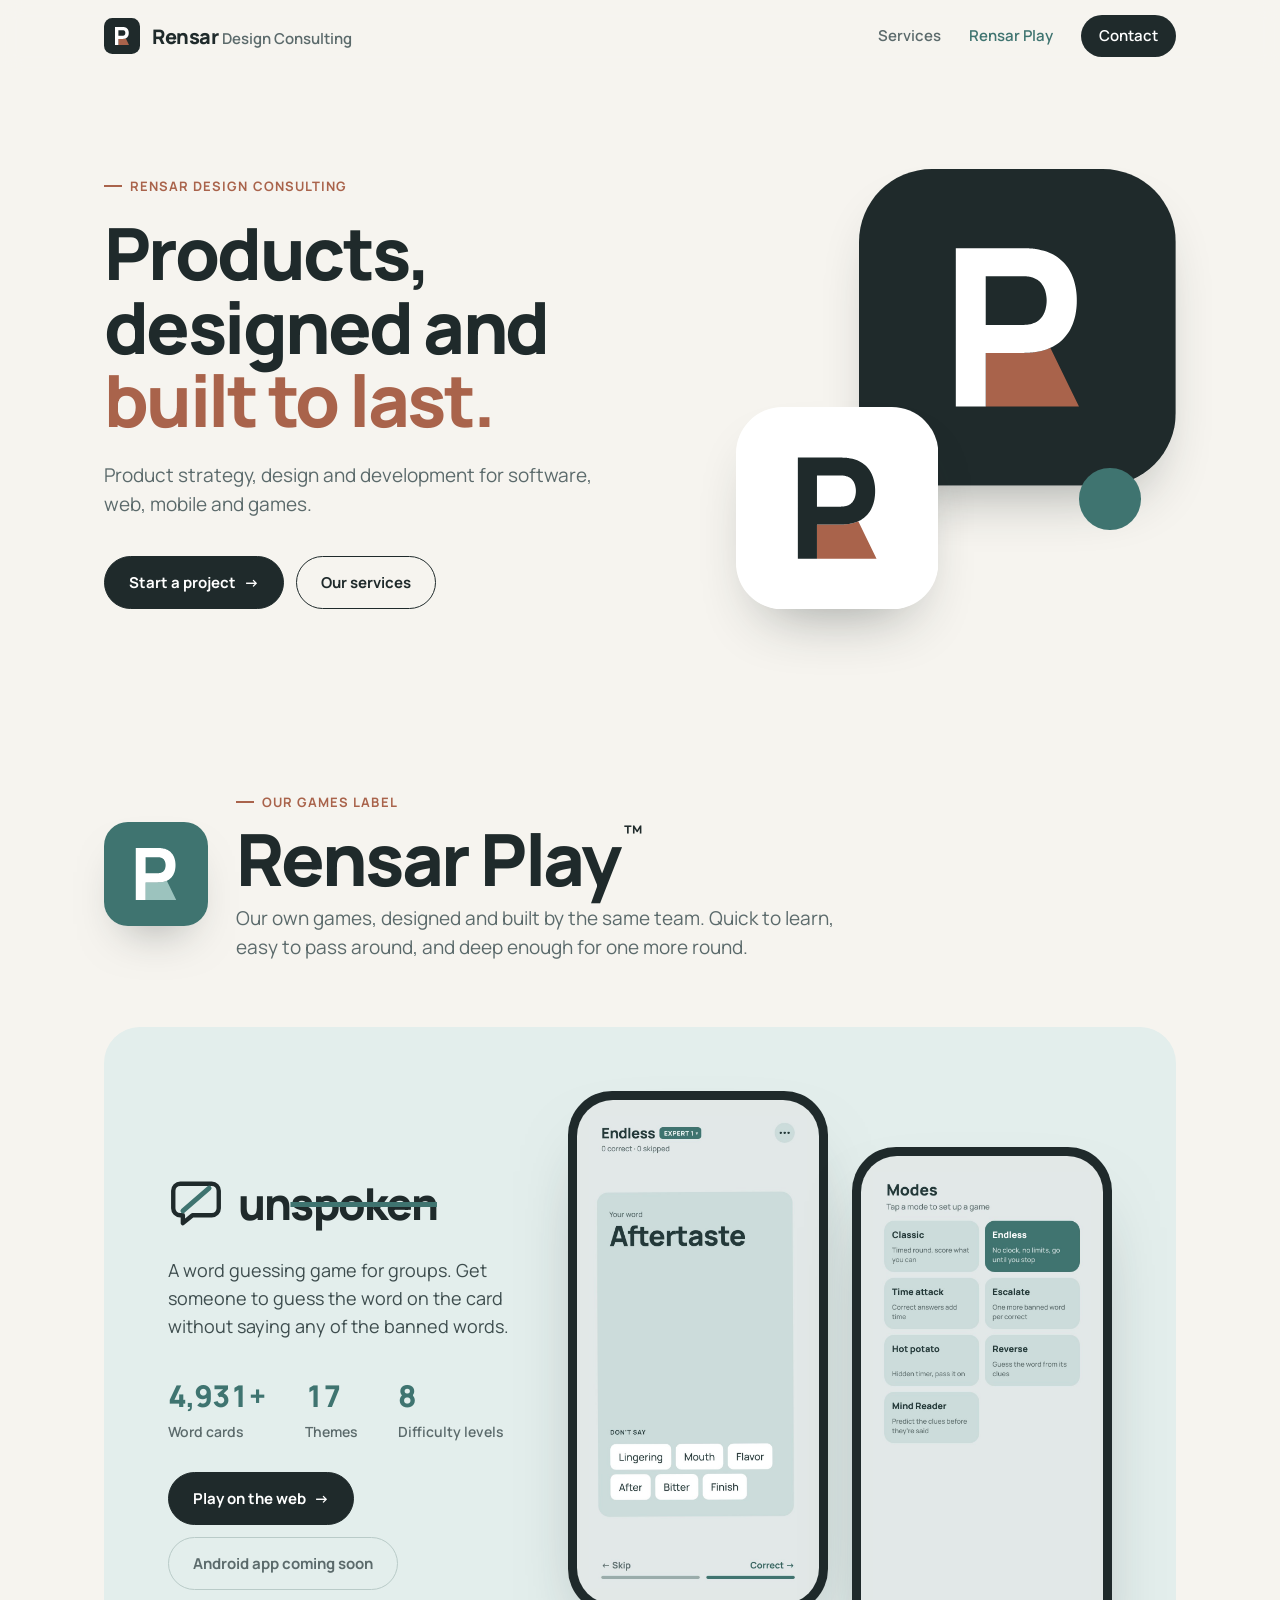
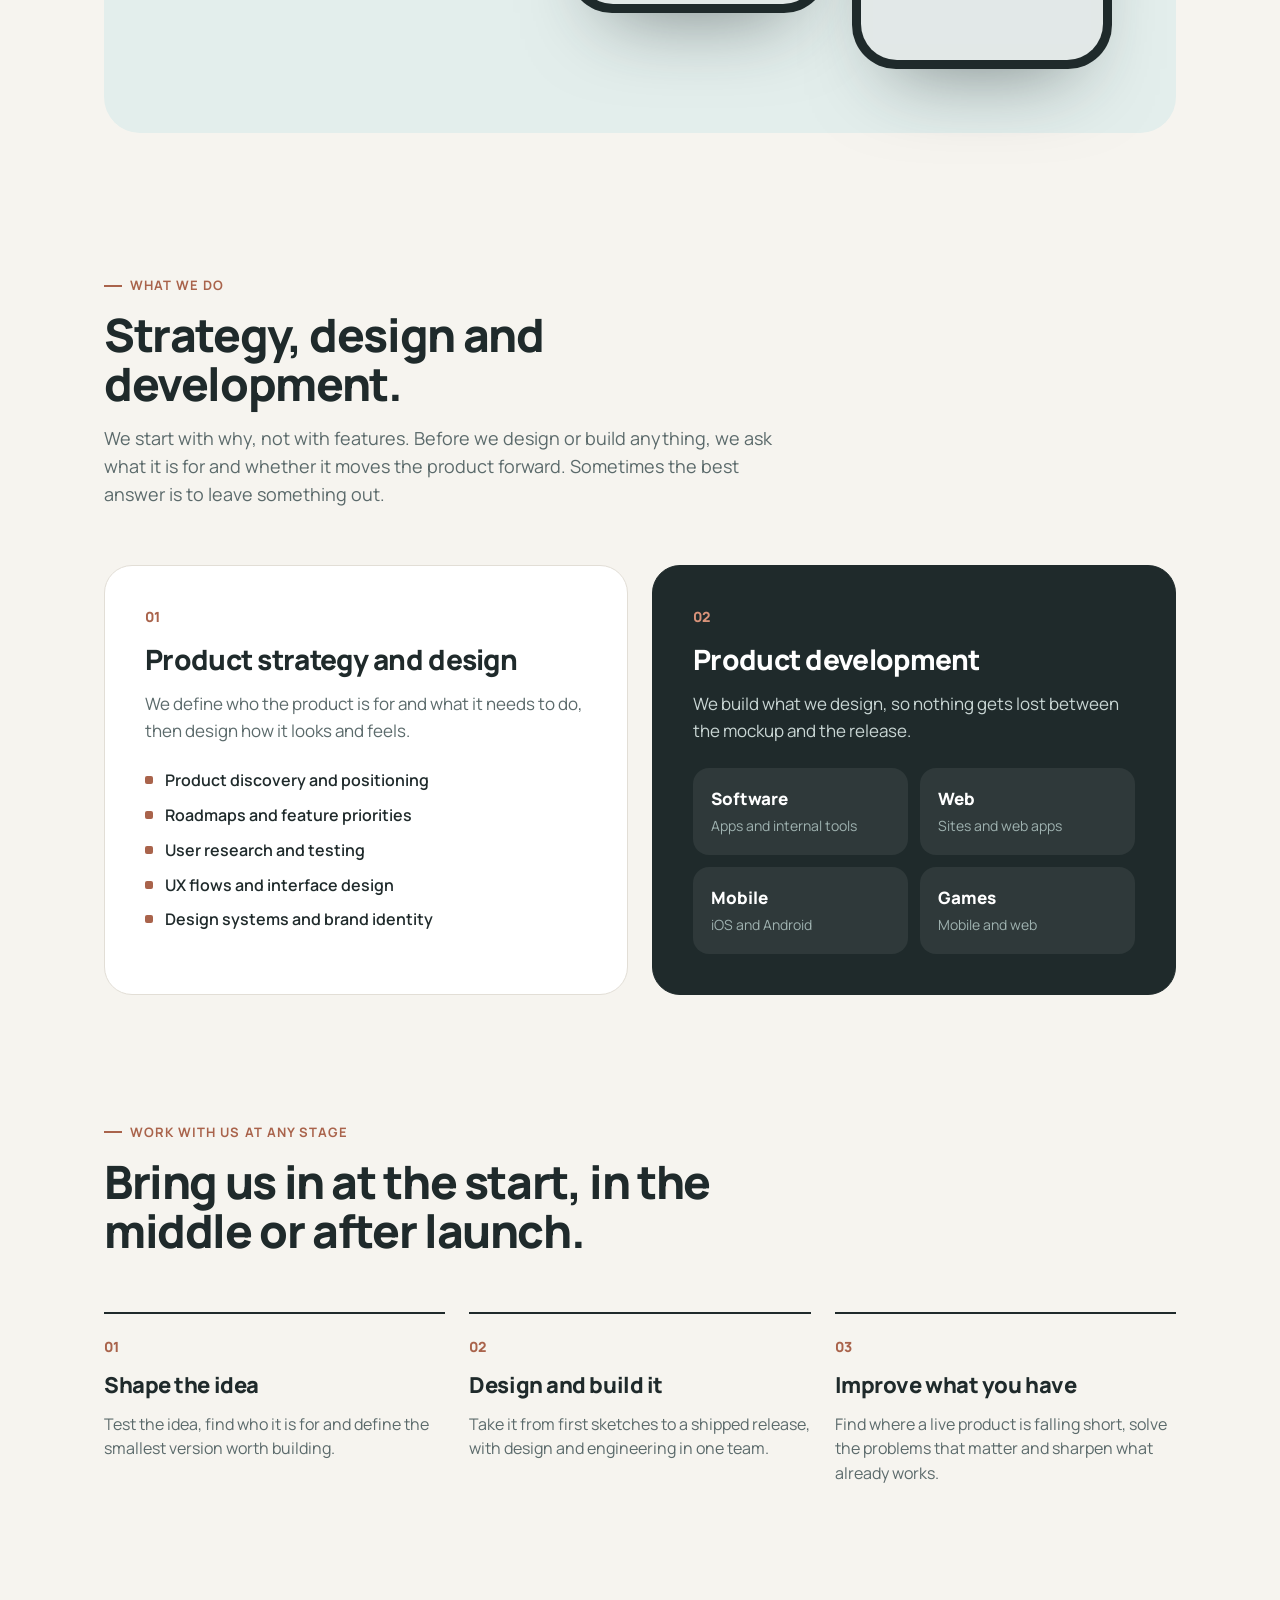
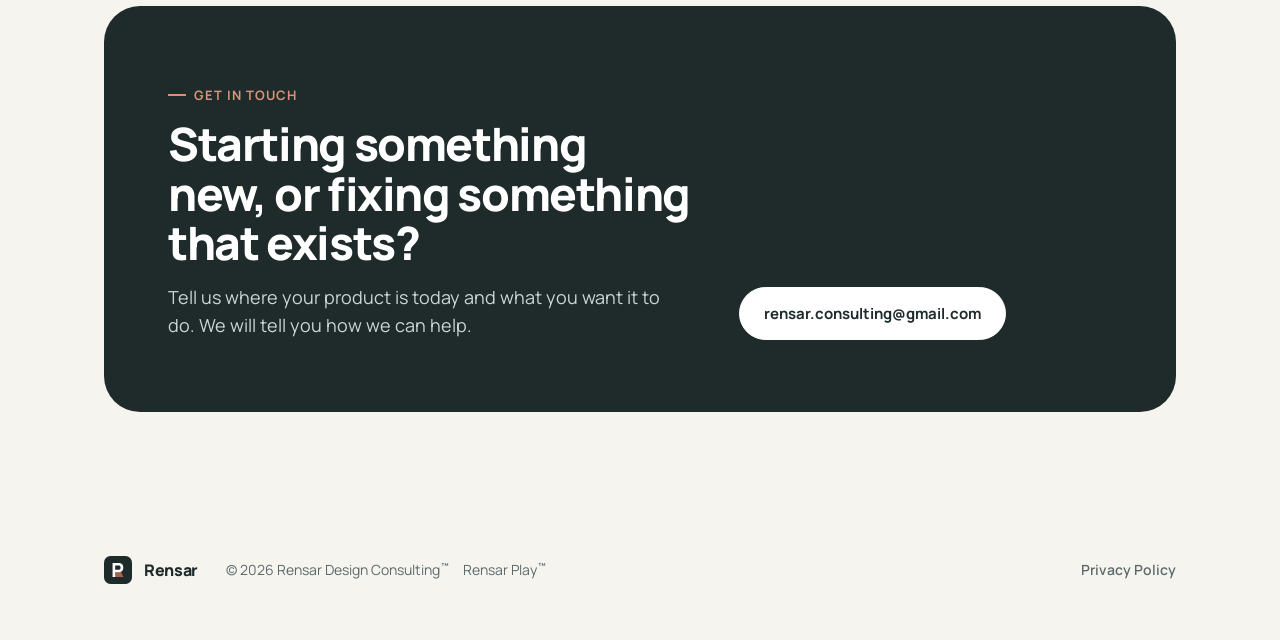
<file: index.html>
<!doctype html>
<html lang="en">
<head>
<!-- Google tag (gtag.js) -->
<script async src="https://www.googletagmanager.com/gtag/js?id=G-88QGJGL4W3"></script>
<script>
  window.dataLayer = window.dataLayer || [];
  function gtag(){dataLayer.push(arguments);}
  gtag('js', new Date());

  gtag('config', 'G-88QGJGL4W3');
</script>
<meta charset="utf-8">
<meta name="viewport" content="width=device-width, initial-scale=1">
<title>Rensar Design Consulting</title>
<meta name="description" content="Product strategy, design and development for software, web, mobile and games.">
<meta name="google-site-verification" content="vryjeWUcmOsj8z5AJ62IvDRwyoW50FepLjHbi1PygwI" />
<link rel="preconnect" href="https://fonts.googleapis.com">
<link rel="preconnect" href="https://fonts.gstatic.com" crossorigin>
<link href="https://fonts.googleapis.com/css2?family=Manrope:wght@400;500;600;700;800&display=swap" rel="stylesheet">
<link rel="icon" href="img/favicon.svg" type="image/svg+xml">
<link rel="stylesheet" href="styles.css">
</head>
<body class="">
<svg width="0" height="0" style="position:absolute" aria-hidden="true">
  <defs>
    <path id="r-wedge" d="M69.44 75.00 L40.00 75.00 L40.00 58.06 L51.67 58.06 L51.81 58.05 L51.97 58.05 L52.13 58.05 L52.31 58.04 L52.50 58.04 L52.70 58.03 L52.91 58.02 L53.13 58.01 L53.37 58.00 L53.61 57.99 L53.86 57.97 L54.10 57.96 L54.34 57.94 L54.57 57.92 L54.79 57.90 L55.01 57.88 L55.22 57.85 L55.43 57.83 L55.64 57.80 L55.83 57.78 L56.71 57.62 L57.55 57.44 L58.36 57.22 L59.14 56.97 L59.88 56.69 L60.34 56.50 L60.42 56.50 L69.44 75.00 Z"/>
    <path id="r-p" d="M30.56 25.00 L51.67 25.00 L51.82 25.00 L51.98 25.00 L52.15 25.00 L52.33 25.01 L52.52 25.01 L52.72 25.02 L52.93 25.03 L53.16 25.03 L53.39 25.04 L53.63 25.05 L53.87 25.06 L54.11 25.08 L54.34 25.09 L54.57 25.11 L54.80 25.13 L55.01 25.16 L55.23 25.18 L55.43 25.21 L55.64 25.24 L55.83 25.28 L56.71 25.43 L57.56 25.62 L58.38 25.84 L59.16 26.08 L59.91 26.36 L60.63 26.67 L61.31 27.02 L61.97 27.39 L62.59 27.79 L63.18 28.23 L63.73 28.69 L64.26 29.18 L64.76 29.69 L65.23 30.22 L65.66 30.78 L66.07 31.36 L66.45 31.96 L66.79 32.58 L67.11 33.23 L67.40 33.91 L67.65 34.60 L67.88 35.31 L68.09 36.03 L68.26 36.77 L68.41 37.52 L68.53 38.29 L68.63 39.08 L68.70 39.88 L68.74 40.70 L68.75 41.53 L68.74 42.36 L68.70 43.18 L68.63 43.98 L68.53 44.76 L68.41 45.53 L68.26 46.29 L68.08 47.03 L67.87 47.75 L67.64 48.46 L67.38 49.15 L67.09 49.82 L66.77 50.47 L66.42 51.10 L66.04 51.70 L65.63 52.28 L65.20 52.83 L64.73 53.37 L64.23 53.88 L63.70 54.36 L63.14 54.83 L62.55 55.26 L61.93 55.67 L61.28 56.04 L60.60 56.38 L59.88 56.69 L59.14 56.97 L58.36 57.22 L57.55 57.44 L56.71 57.62 L55.83 57.78 L55.64 57.80 L55.43 57.83 L55.22 57.85 L55.01 57.88 L54.79 57.90 L54.57 57.92 L54.34 57.94 L54.10 57.96 L53.86 57.97 L53.61 57.99 L53.37 58.00 L53.13 58.01 L52.91 58.02 L52.70 58.03 L52.50 58.04 L52.31 58.04 L52.13 58.05 L51.97 58.05 L51.81 58.05 L51.67 58.06 L40.00 58.06 L40.00 75.00 L30.56 75.00 L30.56 25.00 Z M51.25 49.24 L51.40 49.24 L51.55 49.23 L51.70 49.23 L51.86 49.23 L52.01 49.22 L52.17 49.21 L52.34 49.20 L52.51 49.19 L52.67 49.18 L52.85 49.17 L53.02 49.15 L53.19 49.13 L53.36 49.11 L53.52 49.09 L53.68 49.06 L53.84 49.03 L53.99 49.00 L54.15 48.97 L54.30 48.93 L54.44 48.89 L54.82 48.78 L55.17 48.65 L55.51 48.51 L55.83 48.36 L56.14 48.19 L56.42 48.01 L56.69 47.81 L56.94 47.60 L57.18 47.37 L57.40 47.14 L57.60 46.89 L57.79 46.63 L57.96 46.37 L58.13 46.10 L58.28 45.83 L58.41 45.56 L58.54 45.27 L58.65 44.99 L58.75 44.69 L58.84 44.39 L58.91 44.09 L58.98 43.79 L59.04 43.50 L59.09 43.21 L59.14 42.92 L59.17 42.64 L59.20 42.35 L59.22 42.08 L59.23 41.80 L59.24 41.53 L59.23 41.26 L59.22 40.98 L59.20 40.70 L59.17 40.42 L59.14 40.13 L59.09 39.85 L59.04 39.56 L58.98 39.26 L58.91 38.96 L58.84 38.66 L58.75 38.36 L58.65 38.07 L58.54 37.78 L58.41 37.50 L58.28 37.22 L58.13 36.95 L57.96 36.68 L57.79 36.42 L57.60 36.17 L57.40 35.92 L57.18 35.68 L56.94 35.46 L56.69 35.24 L56.42 35.05 L56.14 34.87 L55.83 34.70 L55.51 34.54 L55.17 34.40 L54.82 34.28 L54.44 34.17 L54.30 34.13 L54.15 34.09 L53.99 34.05 L53.84 34.02 L53.68 33.99 L53.52 33.97 L53.36 33.94 L53.19 33.92 L53.02 33.90 L52.85 33.89 L52.67 33.88 L52.51 33.86 L52.34 33.85 L52.17 33.84 L52.01 33.84 L51.86 33.83 L51.70 33.83 L51.55 33.82 L51.40 33.82 L51.25 33.82 L40.00 33.82 L40.00 49.24 L51.25 49.24 Z" fill-rule="evenodd"/>
    <symbol id="tile-teal" viewBox="0 0 100 100"><rect width="100" height="100" rx="23" fill="#3F7470"/><use href="#r-wedge" fill="#9CC3BE"/><use href="#r-p" fill="#fff"/></symbol>
    <symbol id="tile-ink-clay" viewBox="0 0 100 100"><rect width="100" height="100" rx="23" fill="#1F2A2B"/><use href="#r-wedge" fill="#A9634B"/><use href="#r-p" fill="#fff"/></symbol>
    <symbol id="tile-paper-clay" viewBox="0 0 100 100"><rect width="100" height="100" rx="23" fill="#FFFFFF"/><use href="#r-wedge" fill="#A9634B"/><use href="#r-p" fill="#1F2A2B"/></symbol>
    <symbol id="bubble" viewBox="0 0 64 64">
      <path d="M14 10h36a8 8 0 0 1 8 8v20a8 8 0 0 1-8 8H28l-11 9v-9h-3a8 8 0 0 1-8-8V18a8 8 0 0 1 8-8z" fill="none" stroke="#1F2A2B" stroke-width="5" stroke-linejoin="round"/>
      <path d="M17 41 L47 15" stroke="#3F7470" stroke-width="5.5" stroke-linecap="round"/>
    </symbol>
  </defs>
</svg>
<header class="nav">
  <div class="wrap">
    <a class="brand" href="index.html" aria-label="Rensar Design Consulting home">
      <svg><use href="#tile-ink-clay"/></svg><span>Rensar <small>Design Consulting</small></span>
    </a>
    <nav>
      <a class="hide-sm" href="index.html#services">Services</a>
      <a class="play-link" href="index.html#play">Rensar Play</a>
      <a class="btn-sm" href="index.html#contact">Contact</a>
    </nav>
  </div>
</header>
<main>
  <section class="hero">
    <div class="wrap">
      <div>
        <div class="eyebrow enter">Rensar Design Consulting</div>
        <h1 class="enter">Products, designed and <em>built to last.</em></h1>
        <p class="lede enter">Product strategy, design and development for software, web, mobile and games.</p>
        <div class="cta enter">
          <a class="btn primary" href="mailto:rensar.consulting@gmail.com">Start a project <span class="arrow">→</span></a>
          <a class="btn ghost" href="#services">Our services</a>
        </div>
      </div>
      <div class="hero-art enter" aria-hidden="true">
        <div class="tile t1"><svg><use href="#tile-ink-clay"/></svg></div>
        <div class="tile t2"><svg><use href="#tile-paper-clay"/></svg></div>
        <div class="dot"></div>
      </div>
    </div>
  </section>

  <section class="play-hero" id="play">
    <div class="wrap">
      <div class="badge enter"><svg><use href="#tile-teal"/></svg></div>
      <div>
        <div class="eyebrow">Our games label</div>
        <h1>Rensar Play<span class="tm">™</span></h1>
        <p class="lede">Our own games, designed and built by the same team. Quick to learn, easy to pass around, and deep enough for one more round.</p>
      </div>
    </div>
  </section>

  <section style="padding-top:24px">
    <div class="wrap">
      <div class="game-band reveal">
        <div class="game">
          <div>
            <div class="wordmark"><svg><use href="#bubble"/></svg><span>un<s>spoken</s></span></div>
            <p class="desc">A word guessing game for groups. Get someone to guess the word on the card without saying any of the banned words.</p>
            <div class="stats reveal">
              <div class="stat"><b data-count="5000" data-suffix="+">5,000+</b><span>Word cards</span></div>
              <div class="stat"><b data-count="17">17</b><span>Themes</span></div>
              <div class="stat"><b data-count="8">8</b><span>Difficulty levels</span></div>
            </div>
            <div class="cta" style="margin-top:8px">
              <a class="btn primary" href="https://xsophiexu.github.io/unspoken/" target="_blank" rel="noopener">Play on the web <span class="arrow">→</span></a>
              <span class="btn soon">Android app coming soon</span>
            </div>
          </div>
          <div class="phones">
            <div class="phone"><div class="screen"><img src="img/unspoken-home.jpg" alt="Unspoken card screen with the word Aftertaste and six banned words"></div></div>
            <div class="phone second"><div class="screen"><img src="img/unspoken-modes.jpg" alt="Unspoken modes screen"></div></div>
          </div>
        </div>
      </div>
    </div>
  </section>

  <section class="services" id="services" style="padding-top:40px">
    <div class="wrap">
      <div class="section-head reveal">
        <div class="eyebrow">What we do</div>
        <h2>Strategy, design and development.</h2>
        <p>We start with why, not with features. Before we design or build anything, we ask what it is for and whether it moves the product forward. Sometimes the best answer is to leave something out.</p>
      </div>
      <div class="grid stagger">
        <article class="svc reveal">
          <div class="num">01</div>
          <h3>Product strategy and design</h3>
          <p>We define who the product is for and what it needs to do, then design how it looks and feels.</p>
          <ul>
            <li>Product discovery and positioning</li>
            <li>Roadmaps and feature priorities</li>
            <li>User research and testing</li>
            <li>UX flows and interface design</li>
            <li>Design systems and brand identity</li>
          </ul>
        </article>
        <article class="svc dark reveal">
          <div class="num">02</div>
          <h3>Product development</h3>
          <p>We build what we design, so nothing gets lost between the mockup and the release.</p>
          <div class="platforms">
            <div class="platform"><b>Software</b><span>Apps and internal tools</span></div>
            <div class="platform"><b>Web</b><span>Sites and web apps</span></div>
            <div class="platform"><b>Mobile</b><span>iOS and Android</span></div>
            <div class="platform"><b>Games</b><span>Mobile and web</span></div>
          </div>
        </article>
      </div>
    </div>
  </section>

  <section id="stages" style="padding-top:24px">
    <div class="wrap">
      <div class="section-head reveal">
        <div class="eyebrow">Work with us at any stage</div>
        <h2>Bring us in at the start, in the middle or after launch.</h2>
      </div>
      <div class="principles stagger">
        <div class="principle reveal"><div class="n">01</div><h3>Shape the idea</h3><p>Test the idea, find who it is for and define the smallest version worth building.</p></div>
        <div class="principle reveal"><div class="n">02</div><h3>Design and build it</h3><p>Take it from first sketches to a shipped release, with design and engineering in one team.</p></div>
        <div class="principle reveal"><div class="n">03</div><h3>Improve what you have</h3><p>Find where a live product is falling short, solve the problems that matter and sharpen what already works.</p></div>
      </div>
    </div>
  </section>

  <section id="contact" style="padding-top:24px">
    <div class="wrap">
      <div class="contact reveal">
        <div>
          <div class="eyebrow">Get in touch</div>
          <h2>Starting something new, or fixing something that exists?</h2>
          <p>Tell us where your product is today and what you want it to do. We will tell you how we can help.</p>
        </div>
        <div class="links">
          <a class="btn" href="mailto:rensar.consulting@gmail.com">rensar.consulting@gmail.com</a>
        </div>
      </div>
    </div>
  </section>
</main>
<footer>
  <div class="wrap">
    <div class="foot-left">
      <a class="brand" href="index.html"><svg><use href="#tile-ink-clay"/></svg><span>Rensar</span></a>
      <div class="marks">© 2026 Rensar Design Consulting<span class="tm">™</span><span class="gap"></span>Rensar Play<span class="tm">™</span></div>
    </div>
    <a class="foot-link" href="privacy.html">Privacy Policy</a>
  </div>
</footer>
<script src="site.js"></script>
</body>
</html>
</file>
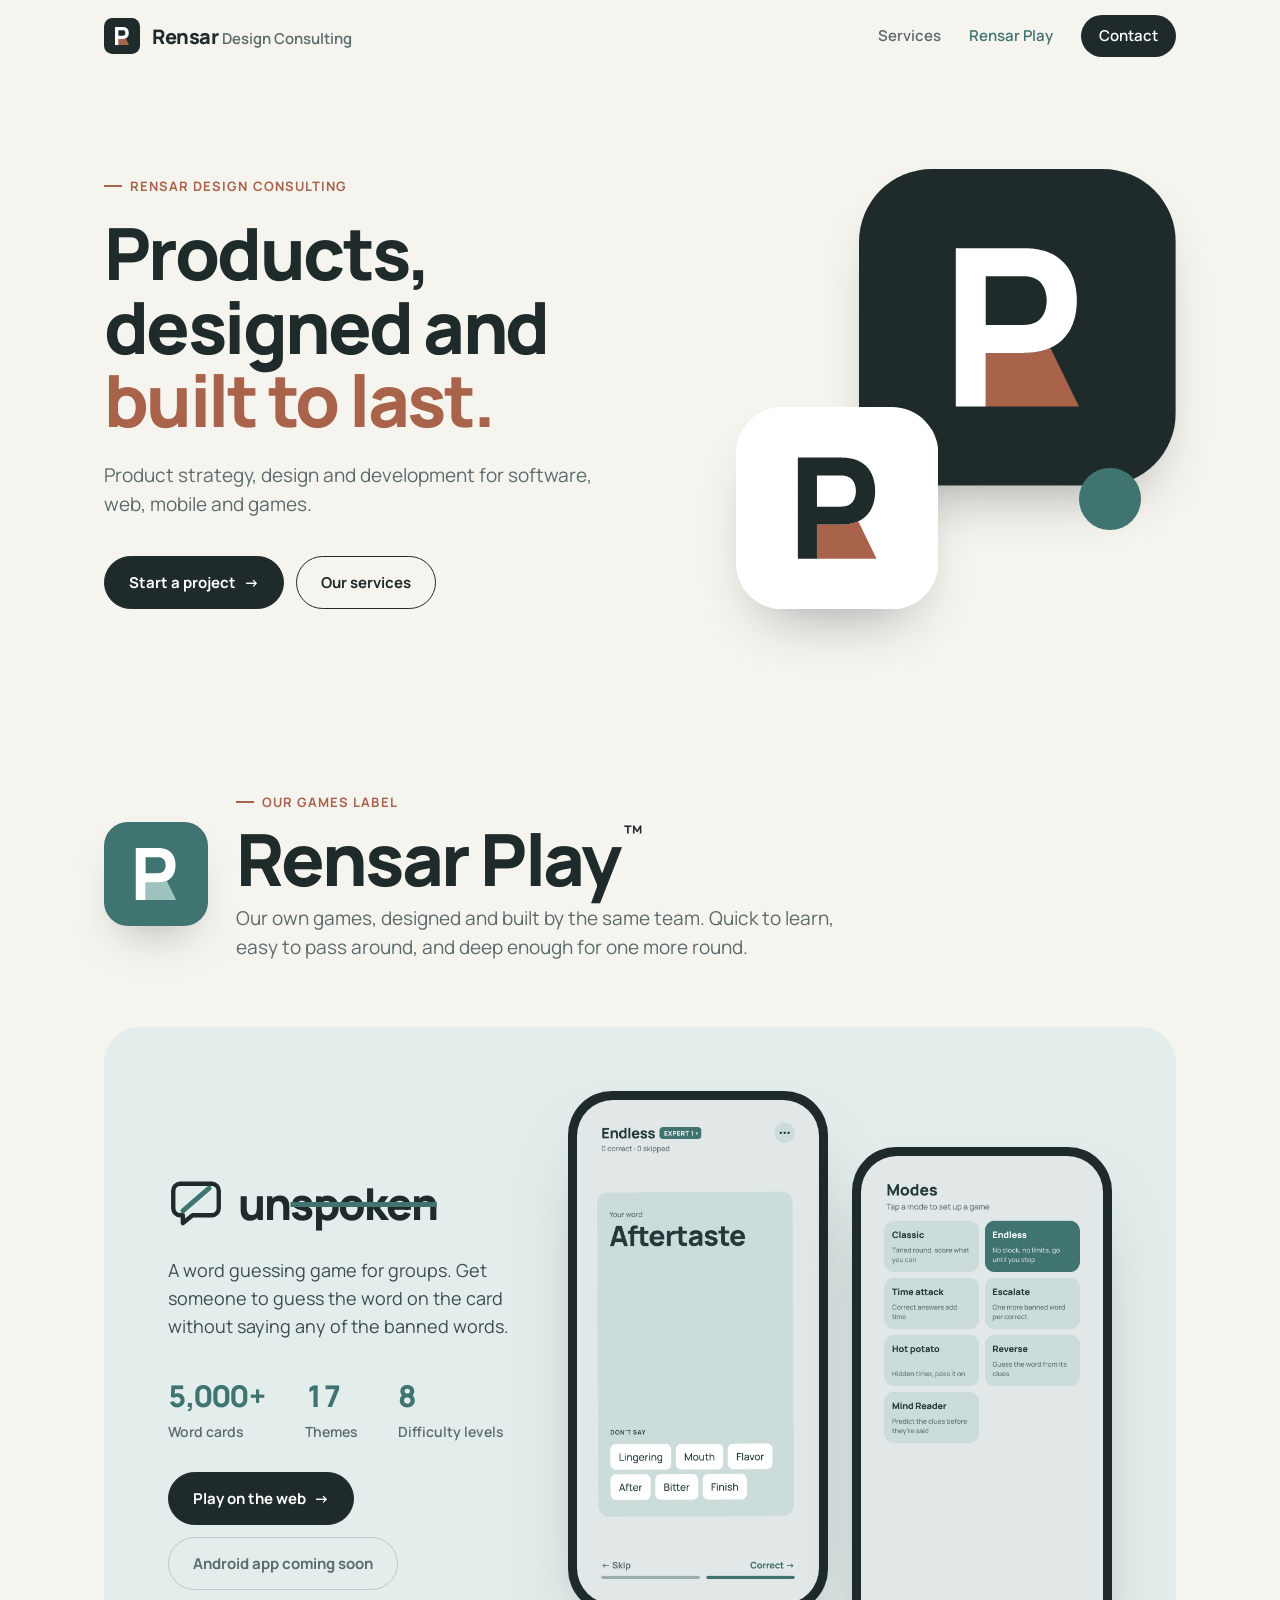
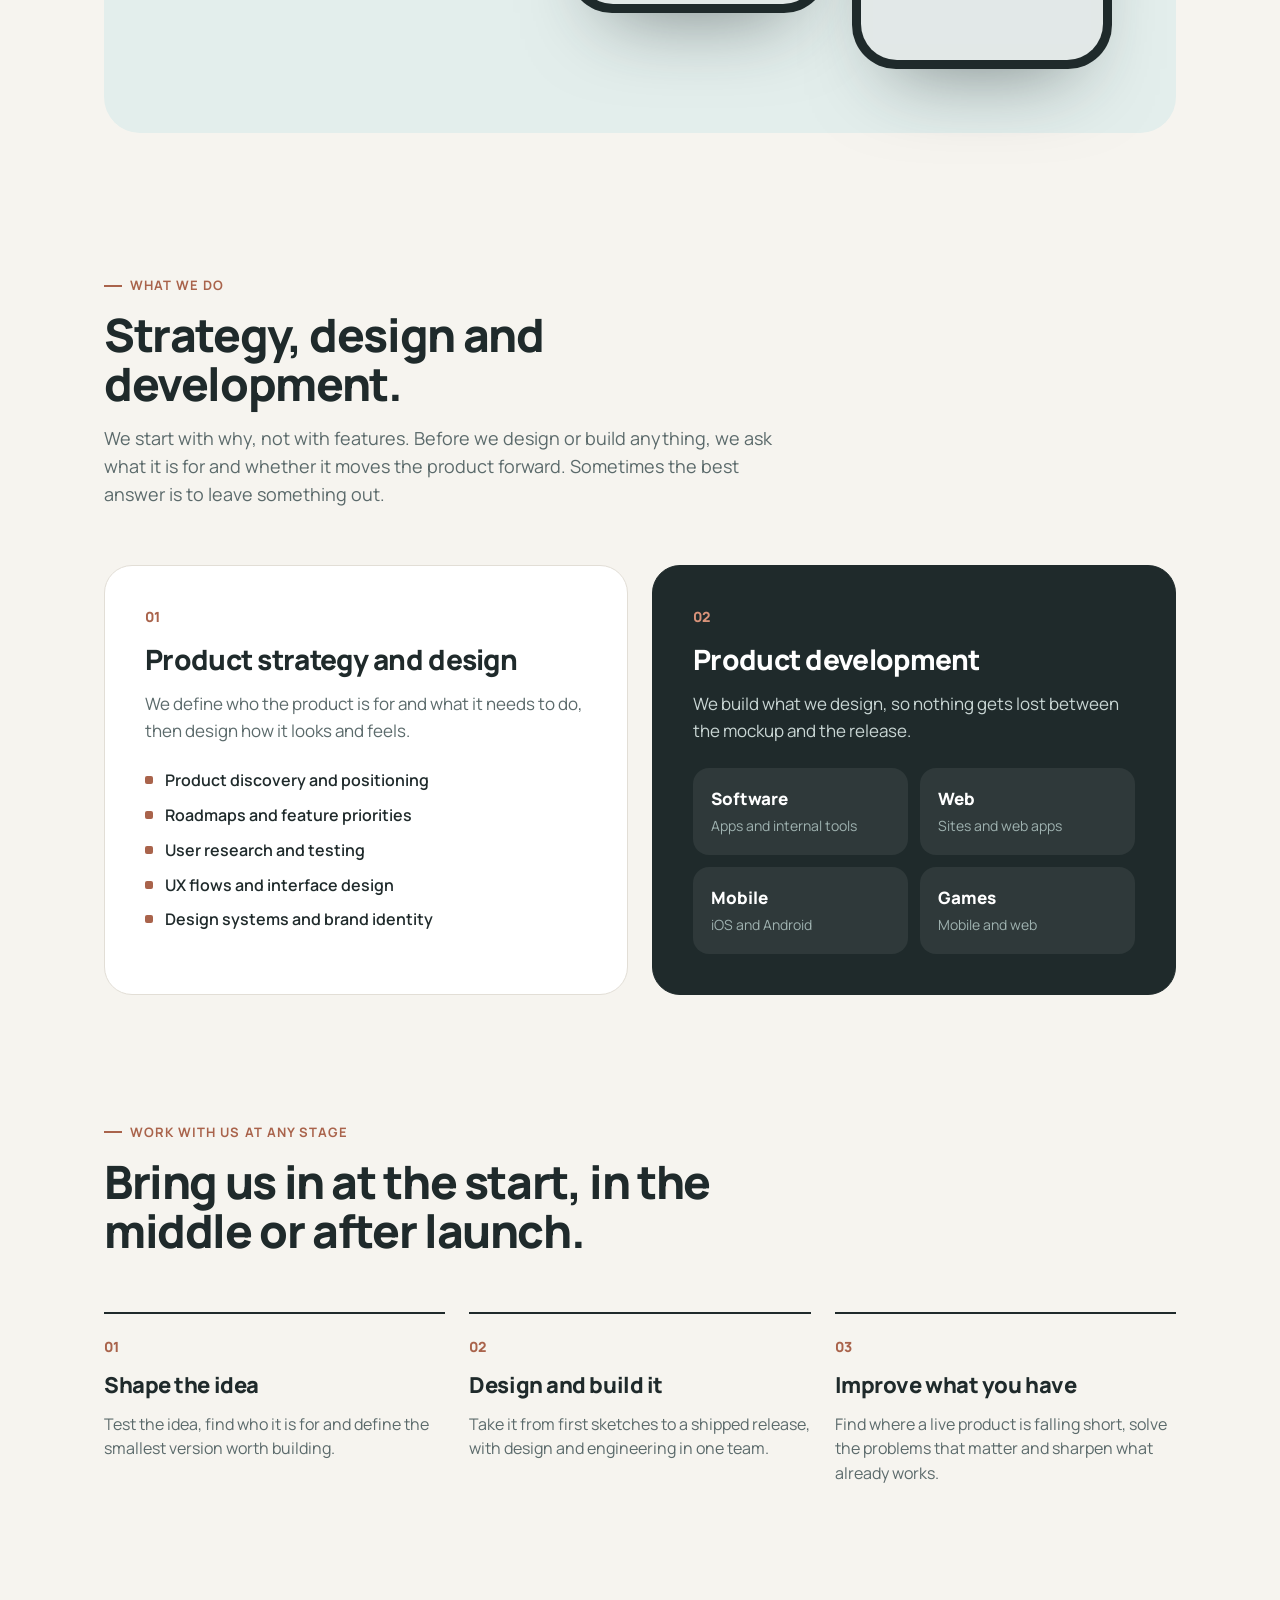
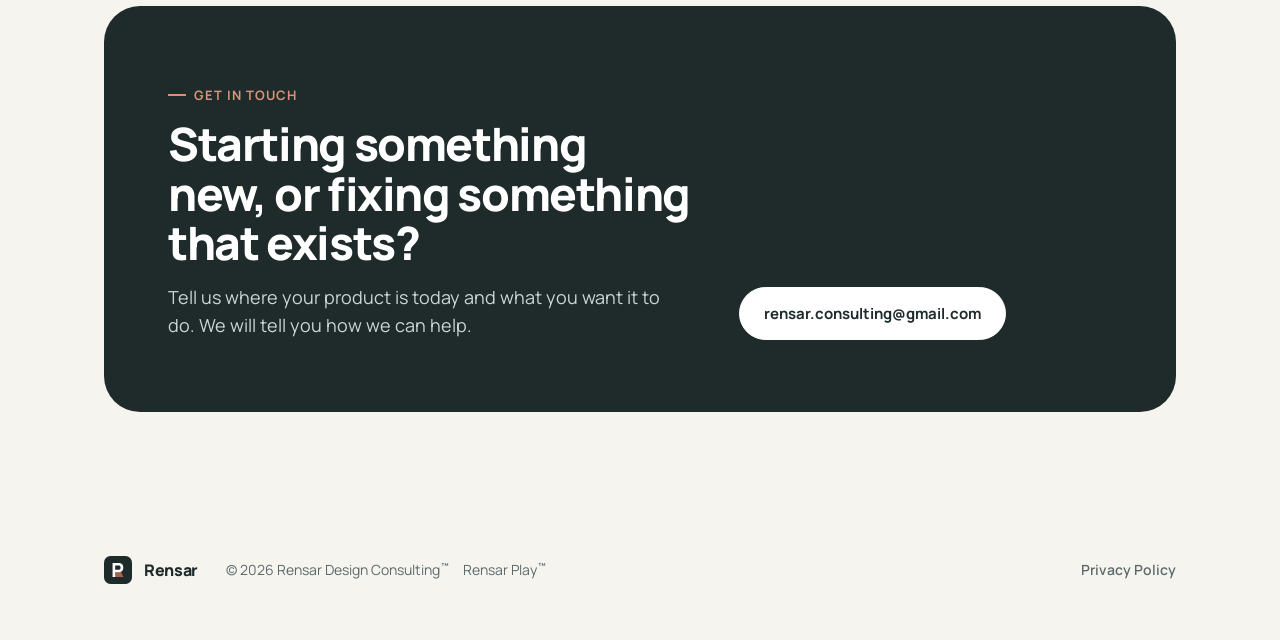
<file: play.html>
<!doctype html>
<html lang="en">
<head>
<!-- Google tag (gtag.js) -->
<script async src="https://www.googletagmanager.com/gtag/js?id=G-88QGJGL4W3"></script>
<script>
  window.dataLayer = window.dataLayer || [];
  function gtag(){dataLayer.push(arguments);}
  gtag('js', new Date());

  gtag('config', 'G-88QGJGL4W3');
</script>
<meta charset="utf-8">
<meta http-equiv="refresh" content="0; url=index.html#play">
<link rel="canonical" href="index.html#play">
<meta name="viewport" content="width=device-width, initial-scale=1">
<title>Rensar Play</title>
<meta name="description" content="Product strategy, design and development for software, web, mobile and games.">
<meta name="google-site-verification" content="vryjeWUcmOsj8z5AJ62IvDRwyoW50FepLjHbi1PygwI" />
<link rel="preconnect" href="https://fonts.googleapis.com">
<link rel="preconnect" href="https://fonts.gstatic.com" crossorigin>
<link href="https://fonts.googleapis.com/css2?family=Manrope:wght@400;500;600;700;800&display=swap" rel="stylesheet">
<link rel="icon" href="img/favicon.svg" type="image/svg+xml">
<link rel="stylesheet" href="styles.css">
</head>
<body><p><a href="index.html#play">Rensar Play has moved to the home page.</a></p>
<script>location.replace("index.html#play")</script>
</body>
</html>
</file>
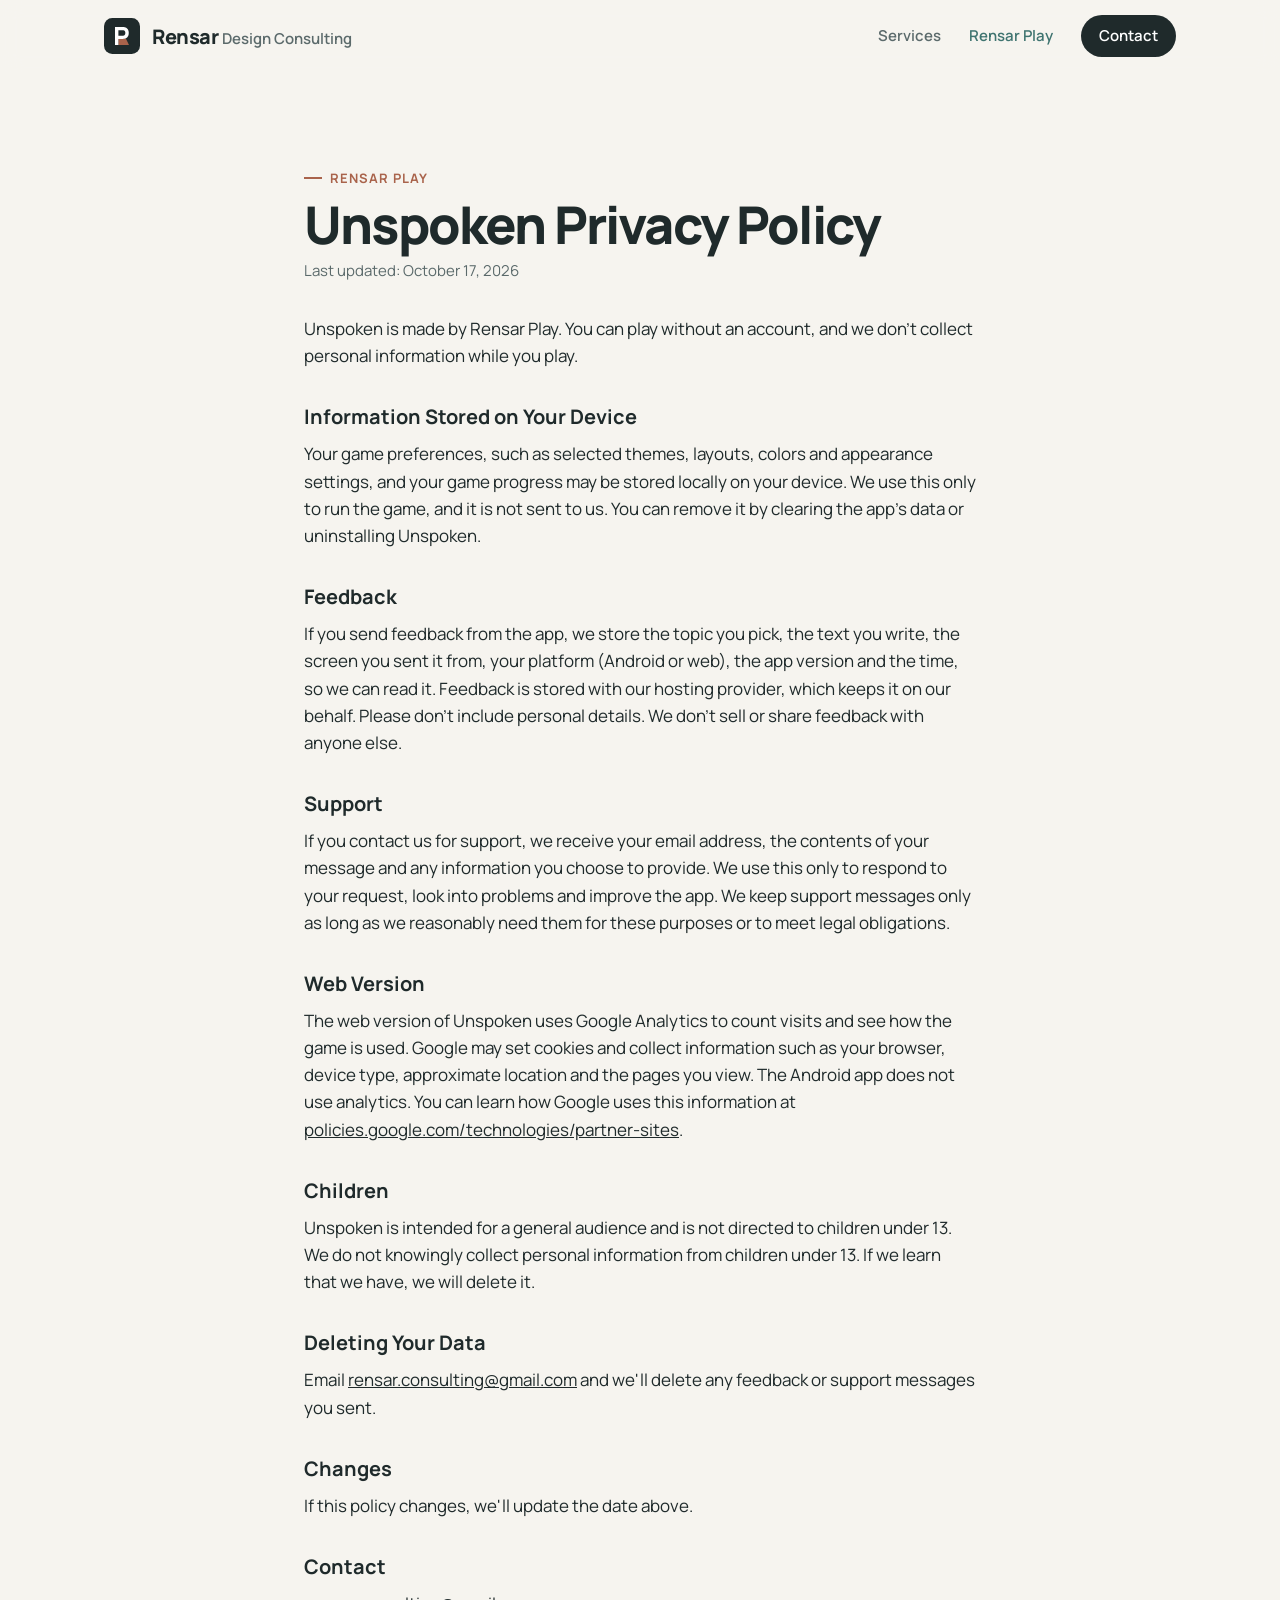
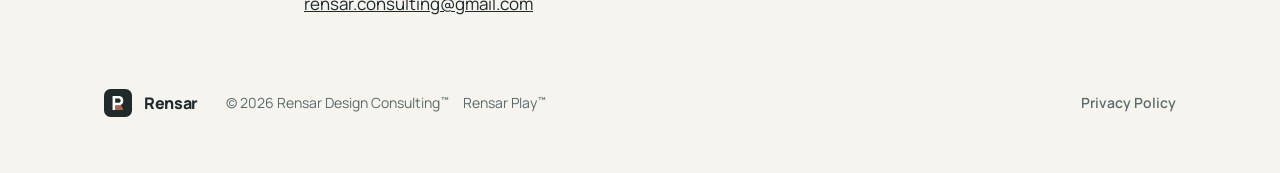
<file: privacy.html>
<!doctype html>
<html lang="en">
<head>
<!-- Google tag (gtag.js) -->
<script async src="https://www.googletagmanager.com/gtag/js?id=G-88QGJGL4W3"></script>
<script>
  window.dataLayer = window.dataLayer || [];
  function gtag(){dataLayer.push(arguments);}
  gtag('js', new Date());

  gtag('config', 'G-88QGJGL4W3');
</script>
<meta charset="utf-8">
<meta name="viewport" content="width=device-width, initial-scale=1">
<title>Unspoken Privacy Policy · Rensar Play</title>
<meta name="description" content="Product strategy, design and development for software, web, mobile and games.">
<meta name="google-site-verification" content="vryjeWUcmOsj8z5AJ62IvDRwyoW50FepLjHbi1PygwI" />
<link rel="preconnect" href="https://fonts.googleapis.com">
<link rel="preconnect" href="https://fonts.gstatic.com" crossorigin>
<link href="https://fonts.googleapis.com/css2?family=Manrope:wght@400;500;600;700;800&display=swap" rel="stylesheet">
<link rel="icon" href="img/favicon.svg" type="image/svg+xml">
<link rel="stylesheet" href="styles.css">
</head>
<body class="">
<svg width="0" height="0" style="position:absolute" aria-hidden="true">
  <defs>
    <path id="r-wedge" d="M69.44 75.00 L40.00 75.00 L40.00 58.06 L51.67 58.06 L51.81 58.05 L51.97 58.05 L52.13 58.05 L52.31 58.04 L52.50 58.04 L52.70 58.03 L52.91 58.02 L53.13 58.01 L53.37 58.00 L53.61 57.99 L53.86 57.97 L54.10 57.96 L54.34 57.94 L54.57 57.92 L54.79 57.90 L55.01 57.88 L55.22 57.85 L55.43 57.83 L55.64 57.80 L55.83 57.78 L56.71 57.62 L57.55 57.44 L58.36 57.22 L59.14 56.97 L59.88 56.69 L60.34 56.50 L60.42 56.50 L69.44 75.00 Z"/>
    <path id="r-p" d="M30.56 25.00 L51.67 25.00 L51.82 25.00 L51.98 25.00 L52.15 25.00 L52.33 25.01 L52.52 25.01 L52.72 25.02 L52.93 25.03 L53.16 25.03 L53.39 25.04 L53.63 25.05 L53.87 25.06 L54.11 25.08 L54.34 25.09 L54.57 25.11 L54.80 25.13 L55.01 25.16 L55.23 25.18 L55.43 25.21 L55.64 25.24 L55.83 25.28 L56.71 25.43 L57.56 25.62 L58.38 25.84 L59.16 26.08 L59.91 26.36 L60.63 26.67 L61.31 27.02 L61.97 27.39 L62.59 27.79 L63.18 28.23 L63.73 28.69 L64.26 29.18 L64.76 29.69 L65.23 30.22 L65.66 30.78 L66.07 31.36 L66.45 31.96 L66.79 32.58 L67.11 33.23 L67.40 33.91 L67.65 34.60 L67.88 35.31 L68.09 36.03 L68.26 36.77 L68.41 37.52 L68.53 38.29 L68.63 39.08 L68.70 39.88 L68.74 40.70 L68.75 41.53 L68.74 42.36 L68.70 43.18 L68.63 43.98 L68.53 44.76 L68.41 45.53 L68.26 46.29 L68.08 47.03 L67.87 47.75 L67.64 48.46 L67.38 49.15 L67.09 49.82 L66.77 50.47 L66.42 51.10 L66.04 51.70 L65.63 52.28 L65.20 52.83 L64.73 53.37 L64.23 53.88 L63.70 54.36 L63.14 54.83 L62.55 55.26 L61.93 55.67 L61.28 56.04 L60.60 56.38 L59.88 56.69 L59.14 56.97 L58.36 57.22 L57.55 57.44 L56.71 57.62 L55.83 57.78 L55.64 57.80 L55.43 57.83 L55.22 57.85 L55.01 57.88 L54.79 57.90 L54.57 57.92 L54.34 57.94 L54.10 57.96 L53.86 57.97 L53.61 57.99 L53.37 58.00 L53.13 58.01 L52.91 58.02 L52.70 58.03 L52.50 58.04 L52.31 58.04 L52.13 58.05 L51.97 58.05 L51.81 58.05 L51.67 58.06 L40.00 58.06 L40.00 75.00 L30.56 75.00 L30.56 25.00 Z M51.25 49.24 L51.40 49.24 L51.55 49.23 L51.70 49.23 L51.86 49.23 L52.01 49.22 L52.17 49.21 L52.34 49.20 L52.51 49.19 L52.67 49.18 L52.85 49.17 L53.02 49.15 L53.19 49.13 L53.36 49.11 L53.52 49.09 L53.68 49.06 L53.84 49.03 L53.99 49.00 L54.15 48.97 L54.30 48.93 L54.44 48.89 L54.82 48.78 L55.17 48.65 L55.51 48.51 L55.83 48.36 L56.14 48.19 L56.42 48.01 L56.69 47.81 L56.94 47.60 L57.18 47.37 L57.40 47.14 L57.60 46.89 L57.79 46.63 L57.96 46.37 L58.13 46.10 L58.28 45.83 L58.41 45.56 L58.54 45.27 L58.65 44.99 L58.75 44.69 L58.84 44.39 L58.91 44.09 L58.98 43.79 L59.04 43.50 L59.09 43.21 L59.14 42.92 L59.17 42.64 L59.20 42.35 L59.22 42.08 L59.23 41.80 L59.24 41.53 L59.23 41.26 L59.22 40.98 L59.20 40.70 L59.17 40.42 L59.14 40.13 L59.09 39.85 L59.04 39.56 L58.98 39.26 L58.91 38.96 L58.84 38.66 L58.75 38.36 L58.65 38.07 L58.54 37.78 L58.41 37.50 L58.28 37.22 L58.13 36.95 L57.96 36.68 L57.79 36.42 L57.60 36.17 L57.40 35.92 L57.18 35.68 L56.94 35.46 L56.69 35.24 L56.42 35.05 L56.14 34.87 L55.83 34.70 L55.51 34.54 L55.17 34.40 L54.82 34.28 L54.44 34.17 L54.30 34.13 L54.15 34.09 L53.99 34.05 L53.84 34.02 L53.68 33.99 L53.52 33.97 L53.36 33.94 L53.19 33.92 L53.02 33.90 L52.85 33.89 L52.67 33.88 L52.51 33.86 L52.34 33.85 L52.17 33.84 L52.01 33.84 L51.86 33.83 L51.70 33.83 L51.55 33.82 L51.40 33.82 L51.25 33.82 L40.00 33.82 L40.00 49.24 L51.25 49.24 Z" fill-rule="evenodd"/>
    <symbol id="tile-teal" viewBox="0 0 100 100"><rect width="100" height="100" rx="23" fill="#3F7470"/><use href="#r-wedge" fill="#9CC3BE"/><use href="#r-p" fill="#fff"/></symbol>
    <symbol id="tile-ink-clay" viewBox="0 0 100 100"><rect width="100" height="100" rx="23" fill="#1F2A2B"/><use href="#r-wedge" fill="#A9634B"/><use href="#r-p" fill="#fff"/></symbol>
    <symbol id="tile-paper-clay" viewBox="0 0 100 100"><rect width="100" height="100" rx="23" fill="#FFFFFF"/><use href="#r-wedge" fill="#A9634B"/><use href="#r-p" fill="#1F2A2B"/></symbol>
    <symbol id="bubble" viewBox="0 0 64 64">
      <path d="M14 10h36a8 8 0 0 1 8 8v20a8 8 0 0 1-8 8H28l-11 9v-9h-3a8 8 0 0 1-8-8V18a8 8 0 0 1 8-8z" fill="none" stroke="#1F2A2B" stroke-width="5" stroke-linejoin="round"/>
      <path d="M17 41 L47 15" stroke="#3F7470" stroke-width="5.5" stroke-linecap="round"/>
    </symbol>
  </defs>
</svg>
<header class="nav">
  <div class="wrap">
    <a class="brand" href="index.html" aria-label="Rensar Design Consulting home">
      <svg><use href="#tile-ink-clay"/></svg><span>Rensar <small>Design Consulting</small></span>
    </a>
    <nav>
      <a class="hide-sm" href="index.html#services">Services</a>
      <a class="play-link" href="index.html#play">Rensar Play</a>
      <a class="btn-sm" href="index.html#contact">Contact</a>
    </nav>
  </div>
</header>
<main>
  <section class="policy">
    <div class="wrap">
      <div class="eyebrow">Rensar Play</div>
      <h1>Unspoken Privacy Policy</h1>
      <p class="updated">Last updated: October 17, 2026</p>
      <p>Unspoken is made by Rensar Play. You can play without an account, and we don't collect personal information while you play.</p>
      <h3>Information Stored on Your Device</h3>
      <p>Your game preferences, such as selected themes, layouts, colors and appearance settings, and your game progress may be stored locally on your device. We use this only to run the game, and it is not sent to us. You can remove it by clearing the app's data or uninstalling Unspoken.</p>
      <h3>Feedback</h3>
      <p>If you send feedback from the app, we store the topic you pick, the text you write, the screen you sent it from, your platform (Android or web), the app version and the time, so we can read it. Feedback is stored with our hosting provider, which keeps it on our behalf. Please don't include personal details. We don't sell or share feedback with anyone else.</p>
      <h3>Support</h3>
      <p>If you contact us for support, we receive your email address, the contents of your message and any information you choose to provide. We use this only to respond to your request, look into problems and improve the app. We keep support messages only as long as we reasonably need them for these purposes or to meet legal obligations.</p>
      <h3>Web Version</h3>
      <p>The web version of Unspoken uses Google Analytics to count visits and see how the game is used. Google may set cookies and collect information such as your browser, device type, approximate location and the pages you view. The Android app does not use analytics. You can learn how Google uses this information at <a href="https://policies.google.com/technologies/partner-sites">policies.google.com/technologies/partner-sites</a>.</p>
      <h3>Children</h3>
      <p>Unspoken is intended for a general audience and is not directed to children under 13. We do not knowingly collect personal information from children under 13. If we learn that we have, we will delete it.</p>
      <h3>Deleting Your Data</h3>
      <p>Email <a href="mailto:rensar.consulting@gmail.com">rensar.consulting@gmail.com</a> and we'll delete any feedback or support messages you sent.</p>
      <h3>Changes</h3>
      <p>If this policy changes, we'll update the date above.</p>
      <h3>Contact</h3>
      <p><a href="mailto:rensar.consulting@gmail.com">rensar.consulting@gmail.com</a></p>
    </div>
  </section>
</main>
<footer>
  <div class="wrap">
    <div class="foot-left">
      <a class="brand" href="index.html"><svg><use href="#tile-ink-clay"/></svg><span>Rensar</span></a>
      <div class="marks">© 2026 Rensar Design Consulting<span class="tm">™</span><span class="gap"></span>Rensar Play<span class="tm">™</span></div>
    </div>
    <a class="foot-link" href="privacy.html">Privacy Policy</a>
  </div>
</footer>
<script src="site.js"></script>
</body>
</html>
</file>
<file: styles.css>
:root {
  --ink: #1F2A2B;
  --teal: #3F7470;
  --teal-light: #9CC3BE;
  --teal-wash: #E3EEEC;
  --clay: #A9634B;
  --clay-soft: #D9937A;
  --clay-wash: #F3E6E0;
  --paper: #F6F4EF;
  --card: #FFFFFF;
  --text: #1F2A2B;
  --muted: #5B6A6B;
  --line: #E2DED6;
  --max: 1120px;
  --ease: cubic-bezier(.2, .7, .2, 1);
}
* { box-sizing: border-box; margin: 0; padding: 0; }
html { scroll-behavior: smooth; }
body {
  font-family: "Manrope", system-ui, -apple-system, "Segoe UI", sans-serif;
  background: var(--paper);
  color: var(--text);
  line-height: 1.55;
  -webkit-font-smoothing: antialiased;
}
a { color: inherit; }
.wrap { max-width: var(--max); margin: 0 auto; padding: 0 24px; }
.tm { font-size: 0.6em; vertical-align: super; font-weight: 600; margin-left: 1px; }

/* Nav */
header.nav {
  position: sticky; top: 0; z-index: 10;
  background: rgba(246, 244, 239, 0.88);
  backdrop-filter: blur(10px);
  border-bottom: 1px solid transparent;
  transition: border-color .3s, box-shadow .3s;
}
header.nav.scrolled { border-bottom-color: var(--line); }
.nav .wrap { display: flex; align-items: center; justify-content: space-between; height: 72px; gap: 16px; }
.brand { display: flex; align-items: center; gap: 12px; text-decoration: none; }
.brand svg { width: 36px; height: 36px; display: block; transition: transform .4s var(--ease); }
.brand:hover svg { transform: rotate(-6deg) scale(1.05); }
.brand span { font-weight: 800; font-size: 20px; letter-spacing: -0.02em; white-space: nowrap; }
.brand small { font-weight: 600; color: var(--muted); font-size: 15px; letter-spacing: 0; }
.nav nav { display: flex; gap: 28px; align-items: center; }
.nav nav a { position: relative; text-decoration: none; font-weight: 600; font-size: 15px; color: var(--muted); white-space: nowrap; transition: color .2s; }
.nav nav a:not(.btn-sm)::after {
  content: ""; position: absolute; left: 0; right: 0; bottom: -4px; height: 2px; background: currentColor;
  transform: scaleX(0); transform-origin: left; transition: transform .3s var(--ease);
}
.nav nav a:hover, .nav nav a.active { color: var(--ink); }
.nav nav a:hover::after, .nav nav a.active::after { transform: scaleX(1); }
.nav nav a.play-link { color: var(--teal); }
.nav nav a.btn-sm { color: #fff; background: var(--ink); padding: 9px 18px; border-radius: 999px; transition: background .2s, transform .2s; }
.nav nav a.btn-sm:hover { background: var(--clay); transform: translateY(-1px); }

/* Hero */
.hero { padding: 96px 0 88px; }
.hero .wrap { display: grid; grid-template-columns: 1.25fr 1fr; gap: 64px; align-items: center; }
.eyebrow {
  display: inline-flex; align-items: center; gap: 8px;
  font-size: 13px; font-weight: 700; letter-spacing: 0.08em; text-transform: uppercase; color: var(--clay);
}
.eyebrow::before { content: ""; width: 18px; height: 2px; background: currentColor; }
h1 { font-size: clamp(42px, 6vw, 72px); line-height: 1.02; letter-spacing: -0.035em; font-weight: 800; margin: 20px 0 24px; }
h1 em { font-style: normal; color: var(--clay); }
.lede { font-size: 19px; color: var(--muted); max-width: 520px; }
.cta { display: flex; gap: 12px; margin-top: 36px; flex-wrap: wrap; }
.btn {
  display: inline-flex; align-items: center; gap: 8px;
  padding: 14px 24px; border-radius: 999px; font-weight: 700; font-size: 15px; text-decoration: none;
  border: 1.5px solid var(--ink); transition: background .2s, color .2s, border-color .2s, transform .2s var(--ease);
}
.btn:hover { transform: translateY(-2px); }
.btn .arrow { transition: transform .25s var(--ease); }
.btn:hover .arrow { transform: translateX(3px); }
.btn.primary { background: var(--ink); color: #fff; }
.btn.primary:hover { background: var(--clay); border-color: var(--clay); }
.btn.ghost:hover { background: var(--ink); color: #fff; }

.hero-art { position: relative; aspect-ratio: 1; max-width: 440px; justify-self: end; width: 100%; }
.hero-art .tile { position: absolute; aspect-ratio: 1; border-radius: 23%; box-shadow: 0 30px 60px -30px rgba(31,42,43,0.45); }
.hero-art .tile svg { width: 100%; height: 100%; display: block; }
.hero-art .t1 { width: 72%; top: 0; right: 0; animation: float 7s ease-in-out infinite; }
.hero-art .t2 { width: 46%; bottom: 0; left: 0; animation: float 7s ease-in-out -3.5s infinite; }
.hero-art .dot { position: absolute; width: 14%; aspect-ratio: 1; border-radius: 50%; background: var(--teal); bottom: 18%; right: 8%; animation: pulse 4s ease-in-out infinite; }
@keyframes float { 0%, 100% { transform: translateY(0) rotate(0); } 50% { transform: translateY(-12px) rotate(-1.5deg); } }
@keyframes pulse { 0%, 100% { transform: scale(1); } 50% { transform: scale(1.12); } }

/* Hero entrance */
.hero .enter { opacity: 0; transform: translateY(18px); animation: enter .8s var(--ease) forwards; }
.hero .enter:nth-child(2) { animation-delay: .08s; }
.hero .enter:nth-child(3) { animation-delay: .16s; }
.hero .enter:nth-child(4) { animation-delay: .24s; }
.hero-art.enter { animation-delay: .2s; }
@keyframes enter { to { opacity: 1; transform: none; } }

/* Scroll reveal */
.reveal { opacity: 0; transform: translateY(24px); transition: opacity .7s var(--ease), transform .7s var(--ease); }
.reveal.in { opacity: 1; transform: none; }
.stagger > .reveal:nth-child(2) { transition-delay: .08s; }
.stagger > .reveal:nth-child(3) { transition-delay: .16s; }
.stagger > .reveal:nth-child(4) { transition-delay: .24s; }

/* Sections */
section { padding: 96px 0; }
.section-head { max-width: 680px; margin-bottom: 56px; }
h2 { font-size: clamp(32px, 4vw, 46px); line-height: 1.08; letter-spacing: -0.03em; font-weight: 800; margin-top: 14px; }
.section-head p { color: var(--muted); font-size: 18px; margin-top: 16px; }

/* Entry points */
.entry { display: grid; grid-template-columns: repeat(3, 1fr); gap: 20px; }
.entry-card {
  background: var(--card); border: 1px solid var(--line); border-radius: 24px; padding: 32px;
  transition: transform .3s var(--ease), box-shadow .3s var(--ease), border-color .3s;
}
.entry-card:hover { transform: translateY(-4px); box-shadow: 0 24px 48px -32px rgba(31,42,43,0.4); border-color: #D5CFC4; }
.entry-card .stage { font-size: 13px; font-weight: 700; letter-spacing: .06em; text-transform: uppercase; color: var(--clay); }
.entry-card h3 { font-size: 23px; font-weight: 800; letter-spacing: -0.02em; line-height: 1.2; margin: 12px 0 10px; }
.entry-card p { color: var(--muted); }
.strategy-note {
  margin-top: 20px; border-radius: 24px; padding: 32px 36px; background: var(--clay-wash);
  display: grid; grid-template-columns: auto 1fr; gap: 24px; align-items: center;
}
.strategy-note .q { font-size: 56px; font-weight: 800; line-height: 1; color: var(--clay); letter-spacing: -0.04em; }
.strategy-note p { font-size: 18px; color: #4A3A33; }
.strategy-note b { color: var(--ink); }

/* Services */
.services .grid { display: grid; grid-template-columns: 1fr 1fr; gap: 24px; }
.svc { border-radius: 28px; padding: 40px; background: var(--card); border: 1px solid var(--line); display: flex; flex-direction: column; gap: 16px; }
.svc.dark { background: var(--ink); color: #fff; border-color: var(--ink); }
.svc .num { font-size: 14px; font-weight: 800; color: var(--clay); }
.svc.dark .num { color: var(--clay-soft); }
.svc h3 { font-size: 28px; font-weight: 800; letter-spacing: -0.025em; line-height: 1.15; }
.svc p { color: var(--muted); font-size: 17px; }
.svc.dark p { color: #C9D6D4; }
.svc ul { list-style: none; display: grid; gap: 10px; margin-top: 8px; }
.svc li { display: flex; gap: 12px; align-items: baseline; font-weight: 600; }
.svc li::before { content: ""; width: 8px; height: 8px; border-radius: 2px; background: var(--clay); flex: none; transform: translateY(-2px); }
.platforms { display: grid; grid-template-columns: 1fr 1fr; gap: 12px; margin-top: 8px; }
.platform { border-radius: 16px; background: rgba(255,255,255,0.07); padding: 18px; transition: background .25s; }
.platform:hover { background: rgba(255,255,255,0.13); }
.platform b { display: block; font-size: 17px; font-weight: 800; color: #fff; }
.platform span { font-size: 14px; color: #9FB2B0; }

/* Approach */
.principles { display: grid; grid-template-columns: repeat(3, 1fr); gap: 24px; }
.principle { padding-top: 24px; position: relative; }
.principle::before { content: ""; position: absolute; top: 0; left: 0; right: 0; height: 2px; background: var(--ink); transform: scaleX(0); transform-origin: left; transition: transform .9s var(--ease) .1s; }
.principle.in::before { transform: scaleX(1); }
.principle .n { font-size: 14px; font-weight: 800; color: var(--clay); }
.principle h3 { font-size: 22px; font-weight: 800; letter-spacing: -0.02em; margin: 10px 0; }
.principle p { color: var(--muted); }

/* Contact */
.contact { background: var(--ink); color: #fff; border-radius: 36px; padding: 72px 64px; display: grid; grid-template-columns: 1.4fr 1fr; gap: 48px; align-items: end; }
.contact h2 { color: #fff; }
.contact p { color: #C9D6D4; font-size: 18px; margin-top: 16px; max-width: 520px; }
.contact .links { display: grid; gap: 12px; justify-items: start; }
.contact .btn { border-color: #fff; color: var(--ink); background: #fff; }
.contact .btn:hover { background: var(--clay); border-color: var(--clay); color: #fff; }
.contact .eyebrow { color: var(--clay-soft); }

/* Play page */
body.play .eyebrow { color: var(--teal); }
body.play h1 em { color: var(--teal); }
body.play .btn.primary:hover { background: var(--teal); border-color: var(--teal); }
.play-hero { padding: 88px 0 40px; }
.play-hero .wrap { display: flex; align-items: center; gap: 28px; }
.play-hero .badge { width: 104px; height: 104px; flex: none; border-radius: 23%; box-shadow: 0 24px 48px -26px rgba(31,42,43,0.5); animation: float 7s ease-in-out infinite; }
.play-hero .badge svg { width: 100%; height: 100%; display: block; }
.play-hero h1 { margin: 10px 0 8px; }
.play-hero h1 .tm { font-size: 0.3em; vertical-align: 2.1em; margin-left: 4px; }
.play-hero .lede { max-width: 620px; }
.game-band { background: var(--teal-wash); border-radius: 36px; padding: 64px; }
.game { display: grid; grid-template-columns: 1fr 1.05fr; gap: 56px; align-items: center; }
.wordmark { display: flex; align-items: center; gap: 14px; margin-bottom: 20px; }
.wordmark svg { width: 56px; height: 56px; }
.wordmark span { font-size: 44px; font-weight: 800; letter-spacing: -0.04em; color: var(--ink); }
.wordmark s { text-decoration-color: var(--teal); text-decoration-thickness: 5px; }
.game p.desc { font-size: 18px; color: #3E4D4E; max-width: 480px; }
.stats { display: grid; grid-template-columns: repeat(3, auto); justify-content: start; gap: 40px; margin: 32px 0 28px; max-width: 480px; }
.stat b { display: block; font-size: 30px; font-weight: 800; letter-spacing: -0.03em; color: var(--teal); font-variant-numeric: tabular-nums; }
.stat span { font-size: 14px; color: var(--muted); font-weight: 600; }
.modes { display: flex; flex-wrap: wrap; gap: 8px; max-width: 480px; }
.modes span { font-size: 14px; font-weight: 600; padding: 7px 14px; border-radius: 999px; background: #fff; color: var(--teal); transition: background .2s, color .2s; }
.modes span:hover { background: var(--teal); color: #fff; }
.platform-note { margin-top: 28px; font-size: 15px; color: var(--muted); font-weight: 600; }

.phones { display: flex; gap: 24px; justify-content: center; align-items: flex-start; }
.phone {
  width: 260px; flex: none; border-radius: 44px; background: var(--ink); padding: 9px;
  box-shadow: 0 40px 80px -40px rgba(31,42,43,0.55);
  transition: transform .4s var(--ease);
}
.phone:hover { transform: translateY(-6px); }
.screen { background: #E2E8E7; border-radius: 36px; padding: 16px 12px; overflow: hidden; }
.screen img { display: block; width: 100%; }
.phone.second { margin-top: 56px; }

.back { padding: 64px 0 24px; }
.back .row { display: flex; justify-content: space-between; align-items: center; gap: 24px; flex-wrap: wrap; border-top: 1px solid var(--line); padding-top: 40px; }
.back p { color: var(--muted); font-size: 17px; max-width: 560px; }

/* Strategy statement */
.strategy { padding: 40px 0 72px; }
.statement { border-top: 2px solid var(--ink); padding-top: 40px; display: grid; grid-template-columns: 1fr 1fr; gap: 24px 64px; align-items: start; }
.statement .eyebrow { grid-column: 1 / -1; }
.statement h2 { margin-top: 0; font-size: clamp(32px, 4.2vw, 50px); }
.statement h2 .soft { color: var(--muted); }
.statement p { font-size: 19px; color: var(--muted); padding-top: 6px; }
.btn.soon { border-color: #B9CBC8; color: var(--muted); cursor: default; }
.btn.soon:hover { transform: none; }

/* What we do header with the why */
.why { display: grid; grid-template-columns: 1fr 1fr; gap: 24px 64px; align-items: end; margin-bottom: 56px; }
.why h2 { margin-top: 14px; }
.why-text { border-left: 2px solid var(--ink); padding-left: 24px; }
.why-text h3 { font-size: 21px; font-weight: 800; letter-spacing: -0.02em; margin-bottom: 8px; }
.why-text p { color: var(--muted); font-size: 17px; }

/* Footer */
footer { padding: 48px 0 56px; color: var(--muted); font-size: 14px; }
footer .wrap { display: flex; justify-content: space-between; align-items: center; gap: 24px; flex-wrap: wrap; }
footer .brand svg { width: 28px; height: 28px; }
footer .brand span { font-size: 16px; color: var(--ink); }
footer .marks { text-align: right; }
footer .marks .gap { display: inline-block; width: 14px; }
footer .marks a { text-decoration: none; }
footer .marks a:hover { color: var(--ink); }

@media (max-width: 860px) {
  .nav nav { gap: 16px; }
  .nav nav a.hide-sm, .brand small { display: none; }
  .hero { padding: 56px 0 64px; }
  .statement, .why { grid-template-columns: 1fr; }
  .hero .wrap, .game, .services .grid, .contact, .entry { grid-template-columns: 1fr; }
  .hero-art { justify-self: center; max-width: 300px; }
  .principles { grid-template-columns: 1fr; gap: 32px; }
  section { padding: 72px 0; }
  .svc, .entry-card { padding: 28px; }
  .strategy-note { grid-template-columns: 1fr; padding: 28px; gap: 12px; }
  .contact { padding: 48px 28px; border-radius: 28px; }
  .wrap { padding: 0 20px; }
  .play-hero { padding: 48px 0 24px; }
  .play-hero .wrap { flex-direction: column; align-items: flex-start; gap: 20px; }
  .play-hero .badge { width: 80px; height: 80px; }
  .game-band { padding: 36px 20px; border-radius: 28px; }
  .stats { gap: 24px; }
  .phones { gap: 12px; }
  .phone { width: calc(50% - 6px); border-radius: 30px; padding: 6px; }
  .screen { border-radius: 25px; padding: 10px 7px; }
    .phone.second { margin-top: 36px; }
  footer .marks { text-align: left; }
}
@media (max-width: 400px) {
  .nav nav a.btn-sm { padding: 8px 14px; font-size: 14px; }
}
@media (prefers-reduced-motion: reduce) {
  *, *::before, *::after { animation: none !important; transition: none !important; }
  .reveal, .hero .enter { opacity: 1; transform: none; }
  .principle::before { transform: none; }
}

/* Privacy policy page */
.policy { padding: 88px 0 24px; }
.policy .wrap { max-width: 720px; }
.policy h1 { margin: 10px 0 8px; font-size: clamp(36px, 5vw, 52px); }
.policy .updated { color: var(--muted); font-size: 15px; margin-bottom: 32px; }
.policy h3 { margin: 32px 0 8px; font-size: 20px; }
.policy p { font-size: 17px; line-height: 1.6; color: var(--ink); }
.policy a { color: inherit; }
@media (max-width: 720px) { .policy { padding: 48px 0 16px; } }

/* Footer: copyright left, legal link right */
footer .foot-left { display: flex; align-items: center; gap: 28px; flex-wrap: wrap; }
footer .foot-left .marks { text-align: left; }
footer .foot-link { color: var(--muted); text-decoration: none; font-weight: 600; }
footer .foot-link:hover { color: var(--ink); }
@media (max-width: 720px) { footer .foot-left { gap: 16px; } }
</file>
